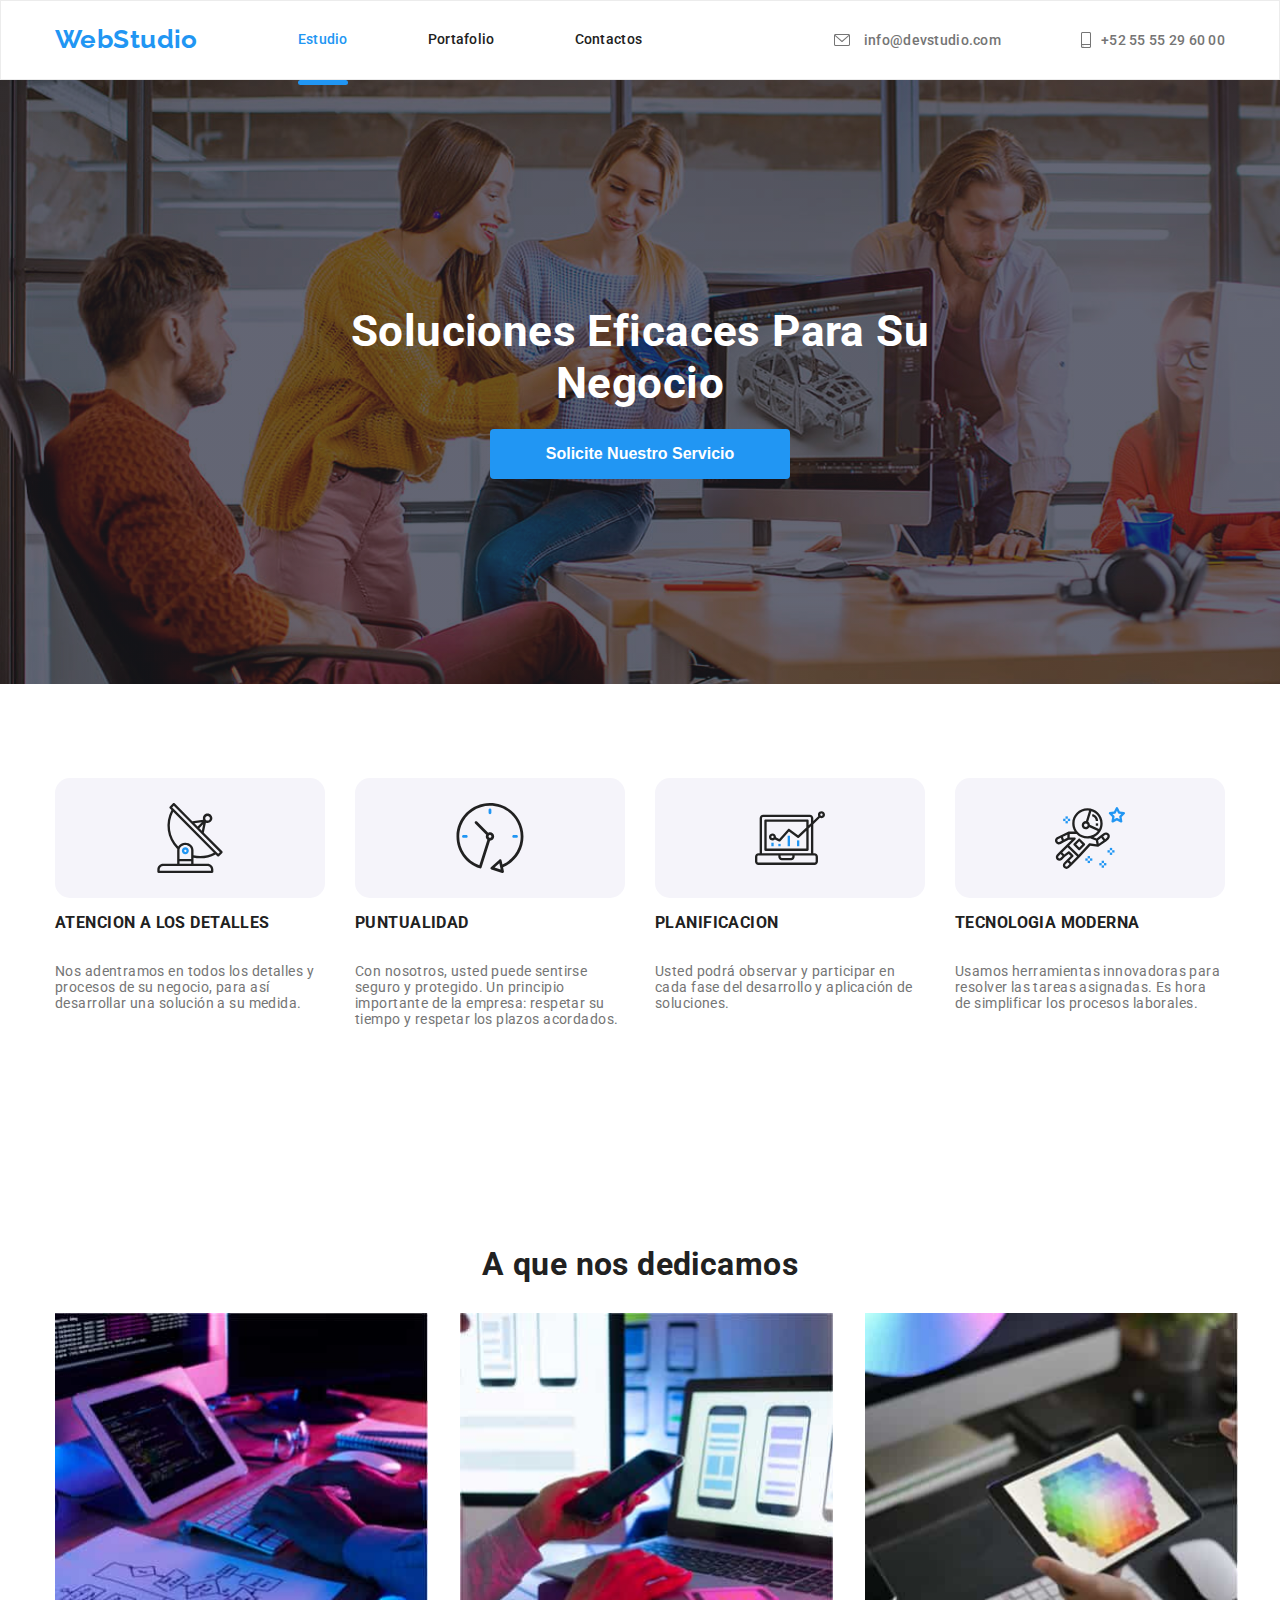
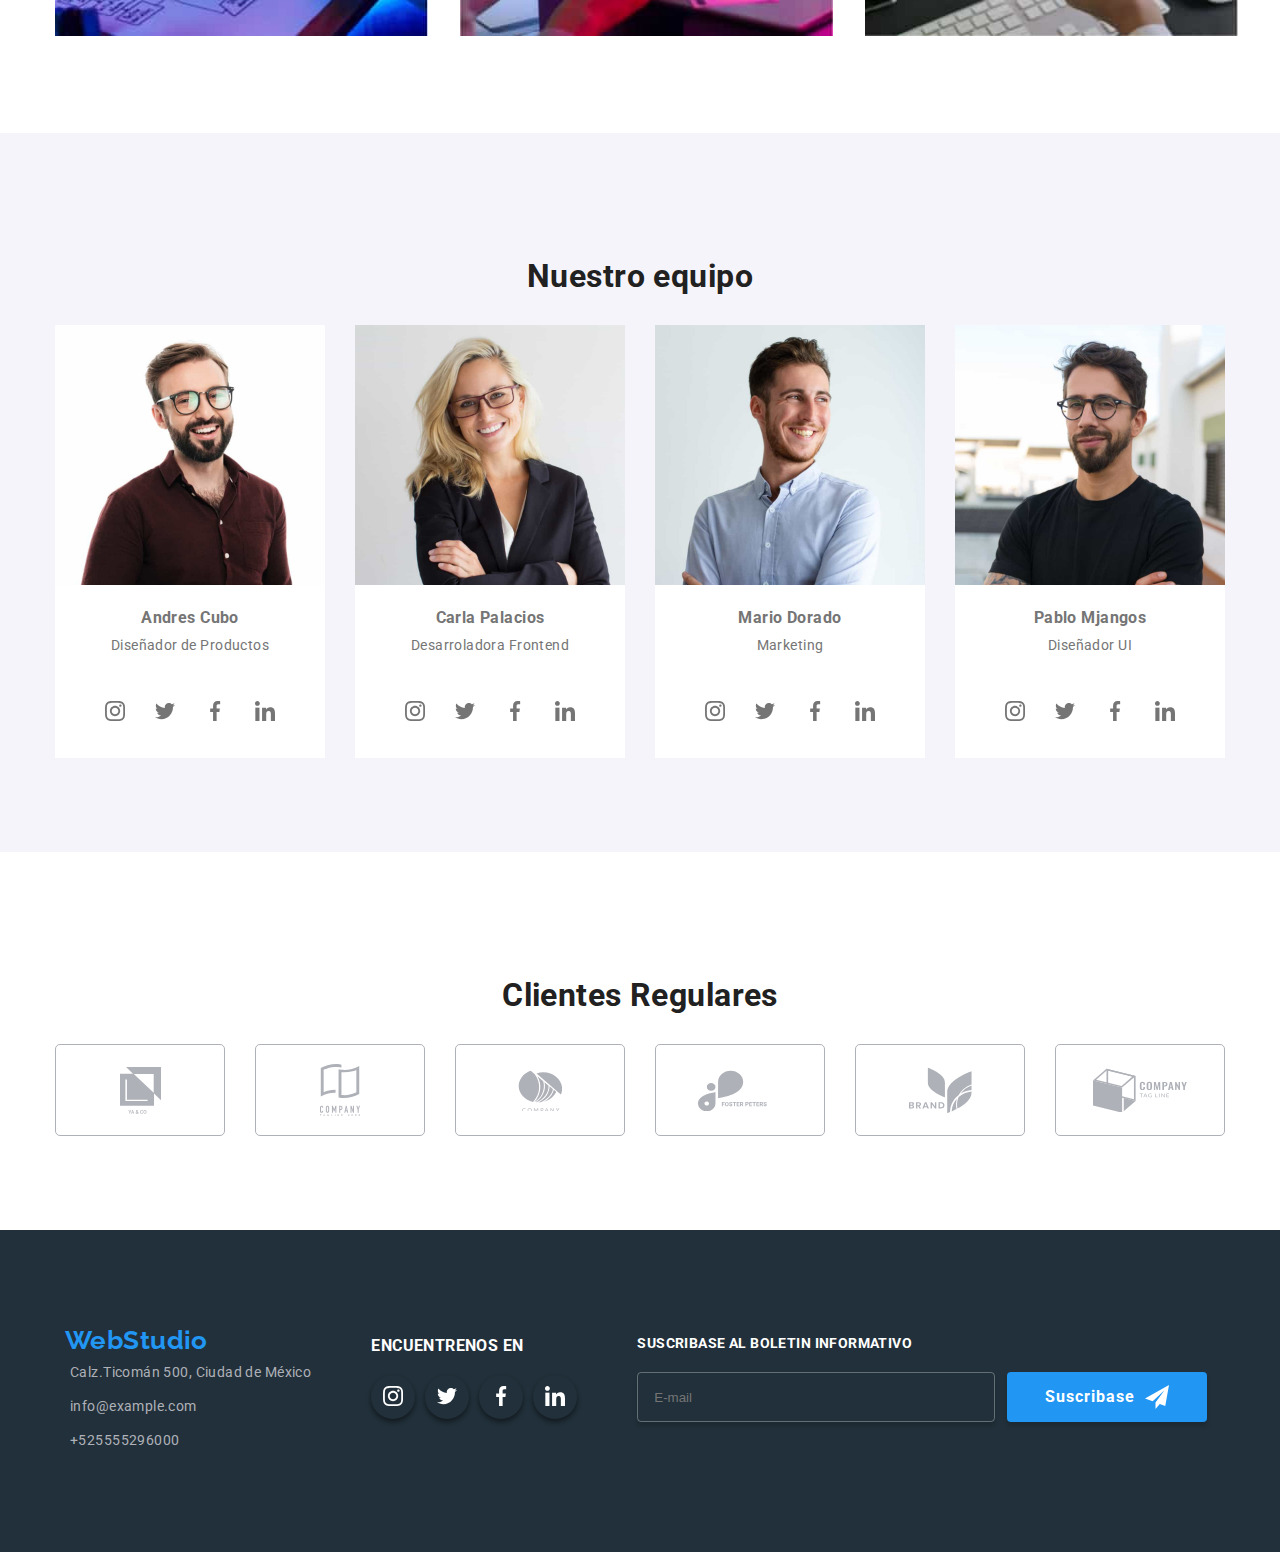
<file: index.html>
<!DOCTYPE html>
<html lang="en">

<head>
  <meta charset="UTF-8" />
  <meta http-equiv="X-UA-Compatible" content="IE=edge" />
  <meta name="viewport" content="width=device-width, initial-scale=1.0" />
  <link href="https://fonts.googleapis.com/css2?family=Raleway:wght@700&display=swap" rel="stylesheet" />
  <link href="https://fonts.googleapis.com/css2?family=Roboto:wght@400;500;700;900&display=swap" rel="stylesheet" />

  <link rel="stylesheet" href="css/styles.css" />
  <title>Web Studio</title>
</head>

<body>
  <!-- Header section -->
  <header class="page-header">
    <div class="container">
      <nav>
        <!-- Logo -->
        <a class="logo" href="index.html">WebStudio</a>
        <!-- Menu -->
        <ul class="nav-menu">
          <li>
            <a class="page current" href="index.html" rel="noopener noreferrer">Estudio</a>
          </li>
          <li>
            <a class="page" href="portfolio.html" rel="noopener noreferrer">Portafolio</a>
          </li>
          <li>
            <a class="page" href="index.html" rel="noopener noreferrer">Contactos</a>
          </li>
        </ul>
      </nav>
      <!-- Contacts -->
      <ul class="contact-menu">
        <li>
          <a class="link" href="#">
            <svg class="icon email">
              <use href="./images/icons.svg#email"></use>
            </svg>
            info@devstudio.com
          </a>
        </li>
        <li>
          <a class="link" href="#">
            <svg class="icon smartphone">
              <use href="./images/icons.svg#smartphone"></use>
            </svg>
            +52 55 55 29 60 00
          </a>
        </li>
      </ul>
    </div>
  </header>

  <main>
    <section class="hero bg-hero">
      <h1 class="hero-title">soluciones eficaces para su negocio</h1>
      <button class="button-primary" type="button" id="data-modal-open">
        solicite nuestro servicio
      </button>
    </section>
    <!-- Feature section  -->
    <section class="section feature">
      <div class="container">
        <h2 class="is-hidden">Nuestras Ventajas</h2>
        <ul class="feature-list">
          <li>
            <div>
              <svg class="icon-feature">
                <use href="./images/icons.svg#Antena"></use>
              </svg>
            </div>
            <h3 class="title">atencion a los detalles</h3>
            <p class="desciption">
              Nos adentramos en todos los detalles y procesos de su negocio,
              para así desarrollar una solución a su medida.
            </p>
          </li>

          <li>
            <div>
              <svg class="icon-feature">
                <use href="./images/icons.svg#Reloj"></use>
              </svg>
            </div>
            <h3 class="title">puntualidad</h3>
            <p class="desciption">
              Con nosotros, usted puede sentirse seguro y protegido. Un
              principio importante de la empresa: respetar su tiempo y
              respetar los plazos acordados.
            </p>
          </li>

          <li>
            <div>
              <svg class="icon-feature">
                <use href="./images/icons.svg#Diagrama"></use>
              </svg>
            </div>
            <h3 class="title">planificacion</h3>
            <p class="desciption">
              Usted podrá observar y participar en cada fase del desarrollo y
              aplicación de soluciones.
            </p>
          </li>

          <li>
            <div>
              <svg class="icon-feature">
                <use href="./images/icons.svg#Astronauta"></use>
              </svg>
            </div>
            <h3 class="title">tecnologia moderna</h3>
            <p class="desciption">
              Usamos herramientas innovadoras para resolver las tareas
              asignadas. Es hora de simplificar los procesos laborales.
            </p>
          </li>
        </ul>
      </div>
    </section>
    <!-- What we do section  -->
    <section class="section what-we-do-section">
      <div class="container">
        <h2>A que nos dedicamos</h2>
        <!-- images  -->
        <ul>
          <li>
            <img src="images/img_01.jpg" width="373" alt="typing on keyboard" />
          </li>

          <li>
            <img src="images/img_02.jpg" width="373" alt="checking phone" />
          </li>

          <li>
            <img src="images/img_03.jpg" width="373" alt="Looking at the design" />
          </li>
        </ul>
      </div>
    </section>

    <section class="section team-section">
      <!-- Nuestro Equipo  -->
      <div class="container">
        <h2>Nuestro equipo</h2>
        <!-- Cards  -->
        <ul class="team-cards">
          <li>
            <img src="images/team_01.jpg" width="270" alt="first Member" />
            <h3>Andres Cubo</h3>
            <p>Diseñador de Productos</p>
            <ul>
              <li>
                <a href="#">
                  <svg class="icon-redes">
                    <use href="./images/icons.svg#instagram"></use>
                  </svg>
                </a>
              </li>
              <li>
                <a href="#">
                  <svg class="icon-redes">
                    <use href="./images/icons.svg#twitter"></use>
                  </svg>
                </a>
              </li>
              <li>
                <a href="#">
                  <svg class="icon-redes">
                    <use href="./images/icons.svg#facebook"></use>
                  </svg>
                </a>
              </li>
              <li>
                <a href="#">
                  <svg class="icon-redes">
                    <use href="./images/icons.svg#linkedin"></use>
                  </svg>
                </a>
              </li>
            </ul>
          </li>

          <li>
            <img src="images/team_02.jpg" width="270" alt="second Member" />
            <h3>Carla Palacios</h3>
            <p>Desarroladora Frontend</p>
            <ul>
              <li>
                <a href="#">
                  <svg class="icon-redes">
                    <use href="./images/icons.svg#instagram"></use>
                  </svg>
                </a>
              </li>
              <li>
                <a href="#">
                  <svg class="icon-redes">
                    <use href="./images/icons.svg#twitter"></use>
                  </svg>
                </a>
              </li>
              <li>
                <a href="#">
                  <svg class="icon-redes">
                    <use href="./images/icons.svg#facebook"></use>
                  </svg>
                </a>
              </li>
              <li>
                <a href="#">
                  <svg class="icon-redes">
                    <use href="./images/icons.svg#linkedin"></use>
                  </svg>
                </a>
              </li>
            </ul>
          </li>

          <li>
            <img src="images/team_03.jpg" width="270" alt="third Member" />
            <h3>Mario Dorado</h3>
            <p>Marketing</p>
            <ul>
              <li>
                <a href="#">
                  <svg class="icon-redes">
                    <use href="./images/icons.svg#instagram"></use>
                  </svg>
                </a>
              </li>
              <li>
                <a href="#">
                  <svg class="icon-redes">
                    <use href="./images/icons.svg#twitter"></use>
                  </svg>
                </a>
              </li>
              <li>
                <a href="#">
                  <svg class="icon-redes">
                    <use href="./images/icons.svg#facebook"></use>
                  </svg>
                </a>
              </li>
              <li>
                <a href="#">
                  <svg class="icon-redes">
                    <use href="./images/icons.svg#linkedin"></use>
                  </svg>
                </a>
              </li>
            </ul>
          </li>

          <li>
            <img src="images/team_04.jpg" width="270" alt="fourth Member" />
            <h3>Pablo Mjangos</h3>
            <p>Diseñador UI</p>
            <ul>
              <li>
                <a href="#">
                  <svg class="icon-redes">
                    <use href="./images/icons.svg#instagram"></use>
                  </svg>
                </a>
              </li>
              <li>
                <a href="#">
                  <svg class="icon-redes">
                    <use href="./images/icons.svg#twitter"></use>
                  </svg>
                </a>
              </li>
              <li>
                <a href="#">
                  <svg class="icon-redes">
                    <use href="./images/icons.svg#facebook"></use>
                  </svg>
                </a>
              </li>
              <li>
                <a href="#">
                  <svg class="icon-redes">
                    <use href="./images/icons.svg#linkedin"></use>
                  </svg>
                </a>
              </li>
            </ul>
          </li>
        </ul>
      </div>
    </section>
    <!-- Clientes Reulares  -->
    <section class="section customers">
      <div class="container">
        <h2>Clientes Regulares</h2>

        <ul>
          <li>
            <svg class="icon-customer" width="41" height="47">
              <use href="./images/icons.svg#Cliente1"></use>
            </svg>
          </li>

          <li>
            <svg class="icon-customer" width="40" height="52">
              <use href="./images/icons.svg#Cliente2"></use>
            </svg>
          </li>

          <li>
            <svg class="icon-customer" width="44" height="41">
              <use href="./images/icons.svg#Cliente3"></use>
            </svg>
          </li>
          <li>
            <svg class="icon-customer" width="85" height="41">
              <use href="./images/icons.svg#Cliente4"></use>
            </svg>
          </li>

          <li>
            <svg class="icon-customer" width="63" height="46">
              <use href="./images/icons.svg#Cliente5"></use>
            </svg>
          </li>

          <li>
            <svg class="icon-customer" width="94" height="44">
              <use href="./images/icons.svg#Cliente6"></use>
            </svg>
          </li>
        </ul>
      </div>
    </section>
  </main>
  <footer class="footbar">
    <a class="logo" href="">WebStudio</a>
    <div class="container">
      <address class="footer-links">
        <ul>
          <li>
            <a class="contact" href="#" target="_blank">Calz.Ticomán 500, Ciudad de México
            </a>
          </li>

          <li>
            <a class="contact" href="mailto:info@example.com">info@example.com</a>
          </li>

          <li>
            <a class="contact" href="tel:+525555296000 ">+525555296000</a>
          </li>
        </ul>
      </address>
      <aside>
        <p>ENCUENTRENOS EN</p>
        <ul>
          <li>
            <a href="#">
              <svg class="icon" width="20" height="20">
                <use href="./images/icons.svg#instagram"></use>
              </svg>
            </a>
          </li>
          <li>
            <a href="#">
              <svg class="icon" width="20" height="20">
                <use href="./images/icons.svg#twitter"></use>
              </svg>
            </a>
          </li>
          <li>
            <a href="#">
              <svg class="icon" width="20" height="20">
                <use href="./images/icons.svg#facebook"></use>
              </svg>
            </a>
          </li>
          <li>
            <a href="#">
              <svg class="icon" width="20" height="20">
                <use href="./images/icons.svg#linkedin"></use>
              </svg>
            </a>
          </li>
        </ul>
      </aside>
      <div class="container-subscribe">
        <p class="title-footer">Suscribase al boletin informativo</p>

        <form class="form-subscribe">
          <label for="email"></label>
          <input type="email" name="user-mail" id="email" class="email" placeholder="E-mail" />

          <button type="submit" class="button">
            Suscribase
            <svg width="24px" height="24px" class="icon-footer">
              <use href="./images/icons.svg#icon-subscribe"></use>
            </svg>
          </button>
        </form>
      </div>
    </div>
  </footer>
  <div class="backdrop is-hidden" id="data-modal">
    <div class="modal">
      <button class="modal-close" id="data-modal-close">
        <svg class="close">
          <use href="./images/icons.svg#cerrar"></use>
        </svg>
      </button>

      <form class="modal-form" autocomplete="on">
        <p class="title-form">Deje sus datos, nos contactaremos con usted</p>

        <label class="label-input" for="name">Nombre
          <input class="input-form" type="text" name="name" id="name" required />
          <svg class="icon-form" width="18" height="18">
            <use href="images/icons.svg#icon-modal-name"></use>
          </svg>
        </label>

        <label class="label-input" for="telefono">Telefono
          <input class="input-form" type="telefono" name="telefono" id="telefono" required />
          <svg class="icon-form" width="18" height="18">
            <use href="images/icons.svg#icon-modal-tel"></use>
          </svg>
        </label>

        <label class="label-input" for="email">Email
          <input class="input-form" type="email" name="email" id="email" required />
          <svg class="icon-form" width="18" height="18">
            <use href="images/icons.svg#icon-modal-email"></use>
          </svg>
        </label>
        <label class="comment-field">Comentarios </label>
        <textarea class="comment" name="comment" id="comment" rows="7" placeholder="Introduzca el texto">
        </textarea>
        <label class="label-checkbox">
          <input type="checkbox" name="policy" value="agreement" class="checkbox" />
          <span class="icon-check"></span>
          <span class="form-text">
            Estoy de acuerdo con el boletin informativo y acepto los
            <a href="" class="link-checkbox">terminos y condiciones</a>
          </span>
        </label>
        <button type="submit" class="button-submit">Enviar</button>
      </form>
    </div>
  </div>
  <script src="js/modal.js"></script>
</body>

</html>
</file>
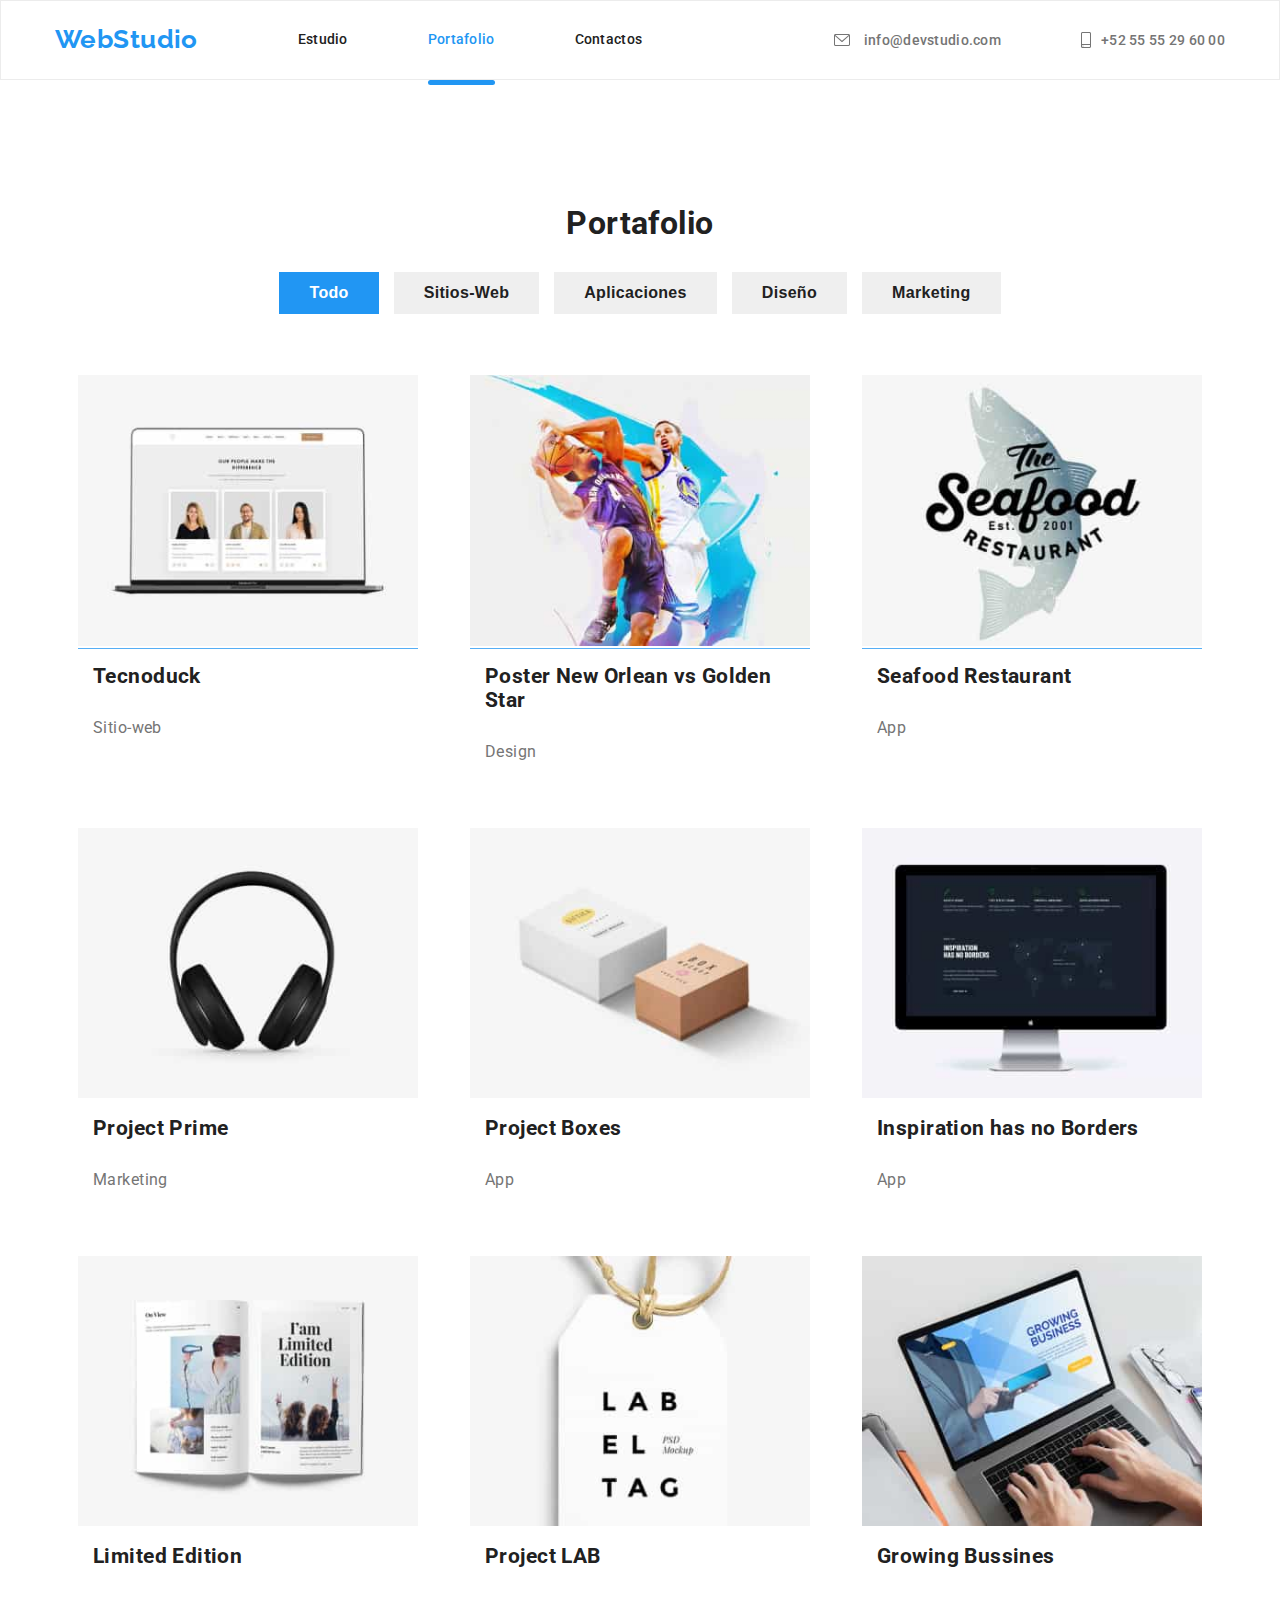
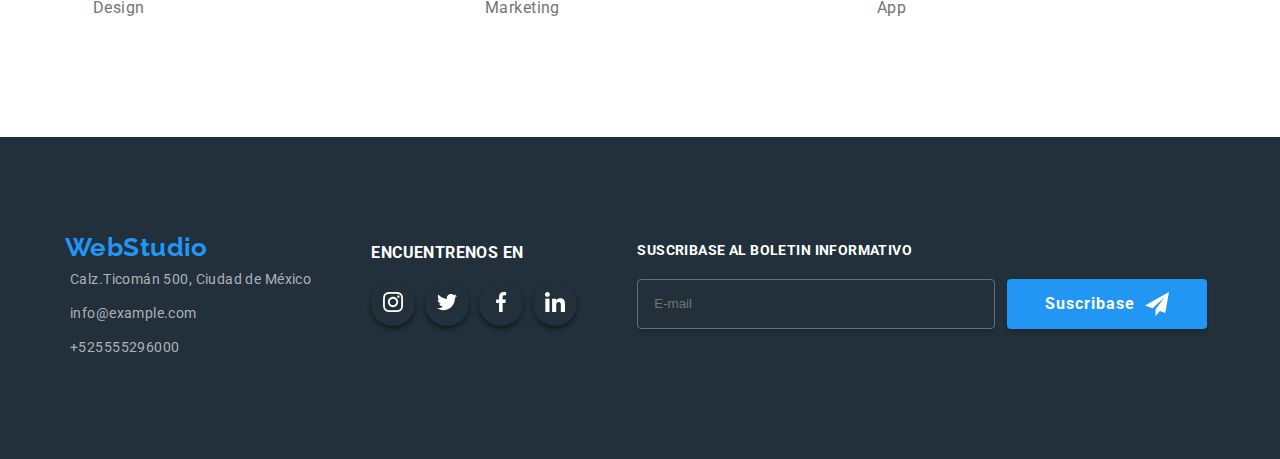
<file: portfolio.html>
<!DOCTYPE html>
<html lang="en">

<head>
  <meta charset="UTF-8" />
  <meta http-equiv="X-UA-Compatible" content="IE=edge" />
  <meta name="viewport" content="width=device-width, initial-scale=1.0" />
  <link href="https://fonts.googleapis.com/css2?family=Raleway:wght@700&display=swap" rel="stylesheet" />
  <link href="https://fonts.googleapis.com/css2?family=Roboto:wght@400;500;700;900&display=swap" rel="stylesheet" />
  <link rel="stylesheet" href="css/styles.css" />
  <title>Web Studio</title>
</head>

<body>
  <!-- Header section -->
  <header class="page-header">
    <div class="container">
      <nav>
        <!-- Logo -->
        <a class="logo" href="index.html">WebStudio</a>
        <!-- Menu -->
        <ul class="nav-menu">
          <li>
            <a class="page" href="index.html" rel="noopener noreferrer">Estudio</a>
          </li>
          <li>
            <a class="page current" href="portfolio.html" rel="noopener noreferrer">Portafolio</a>
          </li>
          <li>
            <a class="page" href="index.html" rel="noopener noreferrer">Contactos</a>
          </li>
        </ul>
      </nav>
      <!-- Contacts -->
      <ul class="contact-menu">
        <li>
          <a class="link" href="#">
            <svg class="icon email">
              <use href="./images/icons.svg#email"></use>
            </svg>
            info@devstudio.com
          </a>
        </li>
        <li>
          <a class="link" href="#">
            <svg class="icon smartphone">
              <use href="./images/icons.svg#smartphone"></use>
            </svg>
            +52 55 55 29 60 00
          </a>
        </li>
      </ul>
    </div>
  </header>

  <main>
    <section class="section portfolio">
      <h2>Portafolio</h2>
      <div class="container">
        <!-- Menu tabs  -->
        <ul class="menu list">
          <li><button class="button current" type="button">Todo</button></li>
          <li><button class="button" type="button">Sitios-web</button></li>
          <li><button class="button" type="button">Aplicaciones</button></li>
          <li><button class="button" type="button">Diseño</button></li>
          <li><button class="button" type="button">Marketing</button></li>
        </ul>

        <!-- card list  -->

        <ul class="list cards">

          <li class="item">
            <a href="#" class="link">
              <div class="overlay">
                <img src="images/Portafolio1.jpg" width="340" alt="TecnoCrack website" />
                <div class="overlay-effect">
                  <p class="overlay-description">
                    Lorem ipsum dolor sit, amet consectetur adipisicing elit. Repellat laudantium natus, vero fugiat sed
                    laborum dolorum sapiente provident hic asperiores reprehenderit quis qui numquam magnam autem,
                    mollitia suscipit porro architecto.
                  </p>
                </div>
              </div>
              <h2 class="portfolio-title">Tecnoduck</h2>
              <p class="portfolio-text">Sitio-web</p>
            </a>
          </li>

          <li class="item">
            <a href="#" class="link">
              <div class="overlay">
                <img src="images/Portafolio2.jpg" width="340" alt="Poster New Orlean vs Golden Star" />
                <div class="overlay-effect">
                  <p class="overlay-description">
                    Lorem ipsum dolor sit, amet consectetur adipisicing elit. Repellat laudantium natus, vero fugiat sed
                    laborum dolorum sapiente provident hic asperiores reprehenderit quis qui numquam magnam autem,
                    mollitia suscipit porro architecto.
                  </p>
                </div>
              </div>
              <h2 class="portfolio-title">
                Poster New Orlean vs Golden Star
              </h2>
              <p class="portfolio-text">Design</p>
            </a>
          </li>

          <li class="item">
            <a href="#" class="link">
              <div class="overlay">
                <img src="images/Portafolio3.jpg" width="340" alt="Seafood Restaurant App" />
                <div class="overlay-effect">
                  <p class="overlay-description">
                    Lorem ipsum dolor sit, amet consectetur adipisicing elit. Repellat laudantium natus, vero fugiat sed
                    laborum dolorum sapiente provident hic asperiores reprehenderit quis qui numquam magnam autem,
                    mollitia suscipit porro architecto.
                  </p>
                </div>
              </div>
              <h2 class="portfolio-title">Seafood Restaurant</h2>
              <p class="portfolio-text">App</p>
            </a>
          </li>

          <li class="item">
            <a href="#" class="link">
              <div class="overlay">
                <img src="images/Portafolio4.jpg" width="340" alt="Project Prime Marketing" />
                <div class="overlay-effect">
                  <p class="overlay-description">
                    Lorem ipsum dolor sit, amet consectetur adipisicing elit. Repellat laudantium natus, vero fugiat sed
                    laborum dolorum sapiente provident hic asperiores reprehenderit quis qui numquam magnam autem,
                    mollitia suscipit porro architecto.
                  </p>
                </div>
              </div>
              <h2 class="portfolio-title">Project Prime</h2>
              <p class="portfolio-text">Marketing</p>
            </a>
          </li>

          <li class="item">
            <a href="#" class="link">
              <div class="overlay">
                <img src="images/Portafolio5.jpg" width="340" alt="Project Boxes App" />
                <div class="overlay-effect">
                  <p class="overlay-description">
                    Lorem ipsum dolor sit, amet consectetur adipisicing elit. Repellat laudantium natus, vero fugiat sed
                    laborum dolorum sapiente provident hic asperiores reprehenderit quis qui numquam magnam autem,
                    mollitia suscipit porro architecto.
                  </p>
                </div>
              </div>
              <h2 class="portfolio-title">Project Boxes</h2>
              <p class="portfolio-text">App</p>
            </a>
          </li>

          <li class="item">
            <a href="#" class="link">
              <div class="overlay">
                <img src="images/Portafolio6.jpg" width="340" alt="Inspiration has no Borders" />
                <div class="overlay-effect">
                  <p class="overlay-description">
                    Lorem ipsum dolor sit, amet consectetur adipisicing elit. Repellat laudantium natus, vero fugiat sed
                    laborum dolorum sapiente provident hic asperiores reprehenderit quis qui numquam magnam autem,
                    mollitia suscipit porro architecto
                  </p>
                </div>
              </div>
              <h2 class="portfolio-title">Inspiration has no Borders</h2>
              <p class="portfolio-text">App</p>
            </a>
          </li>

          <li class="item">
            <a href="#" class="link">
              <div class="overlay">
                <img src="images/Portafolio7.jpg" width="340" alt="Limited Edition Design" />
                <div class="overlay-effect">
                  <p class="overlay-description">
                    Lorem ipsum dolor sit, amet consectetur adipisicing elit. Repellat laudantium natus, vero fugiat sed
                    laborum dolorum sapiente provident hic asperiores reprehenderit quis qui numquam magnam autem,
                    mollitia suscipit porro architecto
                  </p>
                </div>
              </div>
              <h2 class="portfolio-title">Limited Edition</h2>
              <p class="portfolio-text">Design</p>
            </a>
          </li>

          <li class="item">
            <a href="#" class="link">
              <div class="overlay">
                <img src="images/Portafolio8.jpg" width="340" alt="Project LAB MArketin" />
                <div class="overlay-effect">
                  <p class="overlay-description">
                    Lorem ipsum dolor sit, amet consectetur adipisicing elit. Repellat laudantium natus, vero fugiat sed
                    laborum dolorum sapiente provident hic asperiores reprehenderit quis qui numquam magnam autem,
                    mollitia suscipit porro architecto
                  </p>
                </div>
              </div>
              <h2 class="portfolio-title">Project LAB</h2>
              <p class="portfolio-text">Marketing</p>
            </a>
          </li>

          <li class="item">
            <a href="#" class="link">
              <div class="overlay">
                <img src="images/Portafolio19.jpg" width="340" alt="Growing Bussines App" />
                <div class="overlay-effect">
                  <p class="overlay-description">
                    Lorem ipsum dolor sit, amet consectetur adipisicing elit. Repellat laudantium natus, vero fugiat sed
                    laborum dolorum sapiente provident hic asperiores reprehenderit quis qui numquam magnam autem,
                    mollitia suscipit porro architecto
                  </p>
                </div>
              </div>
              <h2 class="portfolio-title">Growing Bussines</h2>
              <p class="portfolio-text">App</p>
            </a>
          </li>
        </ul>
      </div>
    </section>
  </main>

  <footer class="footbar">
    <a class="logo" href="">WebStudio</a>
    <div class="container">
      <address class="footer-links">
        <ul>
          <li>
            <a class="contact" href="#" target="_blank">Calz.Ticomán 500, Ciudad de México
            </a>
          </li>

          <li>
            <a class="contact" href="mailto:info@example.com">info@example.com</a>
          </li>

          <li>
            <a class="contact" href="tel:+525555296000 ">+525555296000</a>
          </li>
        </ul>
      </address>
      <aside>
        <p>ENCUENTRENOS EN</p>
        <ul>
          <li>
            <a href="#">
              <svg class="icon" width="20" height="20">
                <use href="./images/icons.svg#instagram"></use>
              </svg>
            </a>
          </li>
          <li>
            <a href="#">
              <svg class="icon" width="20" height="20">
                <use href="./images/icons.svg#twitter"></use>
              </svg>
            </a>
          </li>
          <li>
            <a href="#">
              <svg class="icon" width="20" height="20">
                <use href="./images/icons.svg#facebook"></use>
              </svg>
            </a>
          </li>
          <li>
            <a href="#">
              <svg class="icon" width="20" height="20">
                <use href="./images/icons.svg#linkedin"></use>
              </svg>
            </a>
          </li>
        </ul>
      </aside>
      <div class="container-subscribe">
        <p class="title-footer">Suscribase al boletin informativo</p>

        <form class="form-subscribe">
          <label for="email"></label>
          <input type="email" name="user-mail" id="email" class="email" placeholder="E-mail" />

          <button type="submit" class="button">
            Suscribase
            <svg width="24px" height="24px" class="icon-footer">
              <use href="./images/icons.svg#icon-subscribe"></use>
            </svg>
          </button>
        </form>
      </div>
    </div>
    </div>
  </footer>
</body>

</html>
</file>
<file: css/styles.css>
* {
  margin: 0;
  padding: 0;
  box-sizing: border-box;
}

:root {
  --primary-black-color: #212121;
  --primary-text-color: #757575;
  --primary-white-color: #ffffff;

  --accent-color: #2196f3;
  --accent-color-hover: #188ce8;
  --background-black: #21303a;
  --background-black-dark: #2f303a;
  --background-gray: #f5f4fa;
  --button-filter: #f5f4fa;
  --button-primary-hover: #188ce8;
  --logo-black: #000000;
  --text-white-opacity: #ffffff99;

  --folio-border: #eeeeee;
  --gray-1: #f5f4fa;
  --gray-2: #afb1b8;
  --black-1: #000000;
  --transition-time: 250ms;
  --timing-function: cubic-bezier(0.4, 0, 0.2, 1);
  --container-padding: calc((100% - 1200px) / 2);
}

body {
  font-family: 'Roboto', 'Arial', sans-serif;
  background-color: var(--primary-white-color);
  color: var(--primary-text-color);
  font-size: 14px;
  letter-spacing: 0.03em;
}
a {
  text-decoration: none;
}
textarea {
  resize: none;
}
.is-hidden {
  display: none;
}
.container {
  padding-left: 15px;
  padding-right: 15px;
  margin-left: 15px;
  margin-right: 15px;
  width: 1200px;
}
.section {
  padding: 94px 0;
}
.section > h2 {
  color: var(--primary-black-color);
  font-size: 32px;
  font-weight: 700;
  padding: 30px 0;
  text-align: center;
}
.logo {
  color: var(--accent-color);
  font-family: 'Raleway', sans-serif;
  font-size: 26px;
  font-weight: 700;
  line-height: 2rem;
  text-decoration: none;
}
/* ----------- Header section ----------- */
.page-header {
  display: flex;
  justify-content: center;
  align-items: center;
  flex-direction: column;
  border: 1px solid #ececec;
}
header {
  height: 80px;
}
header .container {
  display: flex;
  justify-content: space-between;
  align-items: center;

  height: 100%;
}
header .container nav {
  display: flex;
  align-items: center;
  gap: 100px;
}
header .container nav .logo {
  color: var(--accent-color);
  font-family: 'Raleway', sans-serif;
  font-size: 26px;
  font-weight: 700;
  line-height: 1.2;
  text-decoration: none;
}
header .container nav .nav-menu {
  display: flex;
  list-style: none;
  gap: 80px;
}
header .container nav .nav-menu .page {
  color: var(--primary-black-color);
  font-weight: 500;
  font-size: 14px;
  line-height: 1.4;

  letter-spacing: 0.02em;
  text-decoration: none;
  text-transform: capitalize;
  position: relative;
}
header .container nav .nav-menu .page.current::after {
  position: absolute;
  display: block;
  content: '';
  width: 100%;
  height: 5px;
  background-color: var(--accent-color);
  border-radius: 4px;
  margin-top: 30px;
}

header .container .contact-menu {
  display: flex;
  list-style: none;
  gap: 80px;
}
header .container .contact-menu li .link {
  display: flex;
  align-items: center;
  gap: 10px;

  color: var(--primary-text-color);
  font-weight: 500;
  font-size: 14px;

  line-height: 20px;
  letter-spacing: 0.02em;
  text-decoration: none;
  height: 20px;
}
header .container .contact-menu li .link .icon.email {
  fill: var(--primary-text-color);
  width: 20px;
  height: 12px;
}
header .container .contact-menu li .link .icon.smartphone {
  fill: var(--primary-text-color);
  width: 10px;
  height: 17px;
}

header .container nav .nav-menu .page:hover,
header .container nav .nav-menu .page:focus,
header .container nav .nav-menu .page.current,
header .container .contact-menu li .link:hover,
header .container .contact-menu li .link:focus,
header .container .contact-menu li .link:hover .icon {
  color: var(--accent-color);
  fill: #03a9f4;
}
/* ----------- Hero section ----------- */
.hero {
  background: linear-gradient(
      0deg,
      rgba(47, 48, 58, 0.4),
      rgba(47, 48, 58, 0.4)
    ),
    url(../images/Img_Hero.svg);
  padding: 205px var(--container-padding);
  background-repeat: no-repeat;
  background-size: cover;
  text-align: center;
}
.hero .hero-title {
  width: 696px;
  margin: 20px auto;
  color: var(--primary-white-color);
  font-size: 44px;
  text-transform: capitalize;
}
.button-primary {
  background-color: var(--accent-color);
  color: var(--primary-white-color);
  font-size: 16px;
  width: 300px;
  height: 50px;

  border: none;
  border-radius: 4px;
  outline: none;
  font-weight: 700;
  text-transform: capitalize;
  padding: 10px 20px;
}
.button-primary:hover {
  cursor: pointer;
  background-color: var(--button-primary-hover);
}
/* ----------- feature section ----------- */
.feature {
  display: flex;
  justify-content: center;
  align-items: center;
  flex-direction: column;
}
.feature .container .feature-list {
  flex-wrap: wrap;
  align-items: flex-start;
  justify-content: space-between;
  display: flex;
}
.feature .container .feature-list li div {
  display: flex;
  align-items: center;
  justify-content: center;

  background-color: var(--gray-1);
  border-radius: 15px;
  height: 120px;
  margin-bottom: 15px;
  width: 270px;
}
.feature .container .feature-list li div .icon-feature {
  width: 70px;
  height: 70px;
}
.feature .container .feature-list li {
  list-style: none;
  width: 270px;
}
.feature .container .feature-list li .title {
  height: 50px;
  text-transform: uppercase;
  color: var(--primary-black-color);
}

/* ----------- What we do----------- */
.what-we-do-section {
  display: flex;
  justify-content: center;
  align-items: center;
  flex-direction: column;
}
.what-we-do-section .container h2 {
  color: var(--primary-black-color);
  font-size: 32px;
  font-weight: 700px;
  padding: 30px 0;
  text-align: center;
}
.what-we-do-section .container ul {
  display: flex;
  align-items: center;
  justify-content: space-between;
  flex-wrap: wrap;
}
.what-we-do-section .container ul li {
  list-style: none;
  width: 360px;
}
/*----------- Team section -----------*/
.team-section {
  display: flex;
  justify-content: center;
  align-items: center;
  flex-direction: column;
}
.team-section {
  background-color: var(--gray-1);
}
.team-section .container h2 {
  color: var(--primary-black-color);
  font-size: 32px;
  font-weight: 700px;
  padding: 30px 0;
  text-align: center;
}
.team-section .container .team-cards {
  display: flex;
  justify-content: space-between;
  flex-wrap: wrap;
  align-items: flex-end;
}
.team-section .container .team-cards li {
  background-color: var(--primary-white-color);
  text-align: center;
  list-style: none;
}

.team-section .container .team-cards li h3 {
  margin: 20px 0 10px 0;
}
.team-section .container .team-cards li p {
  margin-bottom: 30px;
}
.team-section .container .team-cards li ul {
  display: flex;
  align-items: center;
  justify-content: center;
  gap: 15px;

  padding: 10px 20px;
  margin-bottom: 20px;
}
.team-section .container .team-cards li ul li {
  display: block;
  width: 35px;
  height: 35px;
  border-radius: 25px;
}
.team-section .container .team-cards li ul li a {
  display: flex;
  align-items: center;
  justify-content: center;

  border-radius: 25px;
  height: 35px;
  width: 35px;
}
.team-section .container .team-cards li ul li a .icon-redes {
  width: 20px;
  height: 20px;
  fill: var(--primary-text-color);
}
.team-section .container .team-cards li ul li:hover a {
  background-color: var(--accent-color);
}
.team-section .container .team-cards li ul li:hover a .icon-redes {
  fill: var(--primary-white-color);
}

/*----------- Regular Costumers -----------*/
.customers {
  display: flex;
  align-items: center;
  justify-content: center;
}
.customers .container h2 {
  color: var(--primary-black-color);
  font-size: 32px;
  font-weight: 700px;
  padding: 30px 0;
  text-align: center;
}
.customers .container ul {
  display: flex;
  align-items: center;
  justify-content: space-between;
  list-style: none;
}
.customers .container ul li {
  display: flex;
  align-items: center;
  justify-content: center;
  flex-wrap: wrap;
  border: solid 1px var(--gray-2);
  border-radius: 5px;
  cursor: pointer;
  height: 92px;
  width: 170px;
}
.customers .container ul li:hover {
  border: solid 1px var(--accent-color);
}
.customers .container ul li .icon-customer {
  fill: var(--gray-2);
}
.customers .container ul li:hover .icon-customer {
  fill: var(--accent-color);
}

.footbar {
  padding: 94px var(--container-padding);
  background-color: var(--background-black);
  display: flex;
  flex-direction: column;
}
footer .logo {
  padding-left: 25px;
  color: var(--accent-color);
}
footer .container {
  display: flex;
  align-items: flex-start;
  gap: 60px;
}
footer .container .footer-links ul {
  list-style: none;
}
footer .container .footer-links .contact {
  display: block;
  color: var(--gray-2);
  font-style: normal;
  font-weight: 400;
  font-size: 14px;
  line-height: 1.71;
  text-decoration: none;
  padding: 5px 0;
}
footer .container .footer-links .contact:hover {
  color: var(--primary-white-color);
}
footer .container aside p {
  font-size: 16px;
  font-weight: 700;
  color: var(--primary-white-color);
  margin-top: -20px;
  margin-bottom: 20px;
}
footer .container aside ul {
  display: flex;
  align-items: center;
  list-style: none;
  gap: 10px;
}

footer .container aside ul li {
  display: flex;
  align-items: center;
  justify-content: center;

  background-color: var(--primary-white-10Perc);
  border-radius: 25px;

  box-shadow: hsla(0, 0%, 0%, 0.479) 0 3px 5px;
  cursor: pointer;
  height: 44px;
  width: 44px;
}

footer .container aside ul li .icon {
  fill: var(--primary-white-color);
}
footer .container aside ul li:hover {
  background-color: var(--accent-color-hover);
}
footer .container aside ul li:hover a .icon {
  fill: var(--primary-white-color);
}

/* Portafolio Section */
.portfolio {
  display: flex;
  justify-content: center;
  align-items: center;
  flex-direction: column;
}

.portfolio .menu {
  display: flex;
  align-items: center;
  justify-content: center;
  gap: 15px;
  margin-bottom: 50px;
  list-style: none;
}
.portfolio .menu li button {
  border: none;
  outline: none;
  color: var(--primary-black-color);

  font-weight: 700;
  font-size: 16px;
  line-height: 1.4;
  letter-spacing: 0.02em;
  padding: 10px 30px;

  text-decoration: none;
  text-transform: capitalize;
  cursor: pointer;
}

.portfolio .list li button:hover,
.portfolio .list li button.current {
  color: var(--primary-white-color);
  background-color: var(--accent-color);
}

.portfolio .cards {
  display: flex;
  justify-content: center;
  flex-wrap: wrap;
  gap: 30px;
  padding: 0;
  list-style: none;
}
.portfolio .item {
  flex-basis: calc((100% - 60px) / 9);
  padding: 10px;
  background-color: #fff;
  border-radius: 4px;
  border: 1px solid transparent;
}
.portfolio .item:hover {
  box-shadow: 0px 2px 1px -1px rgba(0, 0, 0, 0.2),
    0px 1px 1px 0px rgba(0, 0, 0, 0.14), 0px 1px 3px 0px rgba(0, 0, 0, 0.12);
  border: 1px solid #eeeeee;
  cursor: pointer;
}
.portfolio .cards li a h2 {
  color: var(--primary-black-color);
  padding: 15px;
}
.portfolio .cards li a .portfolio-text {
  color: var(--primary-text-color);
  font-size: 16px;
  padding: 15px;
}

.portfolio ul li .overlay {
  position: relative;
  overflow: hidden;
}
.portfolio ul li .overlay:hover .overlay-effect {
  transform: translateX(0);
}
.portfolio ul li div .overlay-effect {
  position: absolute;
  top: 0;
  left: 0;
  width: 100%;
  height: 100%;
  padding: 63px 30px;
  background: rgba(33, 150, 243, 0.9);

  transform: translatey(100%);
  transition: transform 250ms ease;
}
.portfolio ul li div .overlay-description {
  font-size: 18px;
  line-height: 20px;
  letter-spacing: 0.03em;
  color: var(--primary-white-color);
}

/* Ventana modal */
.backdrop {
  position: fixed;
  top: 0;
  left: 0;

  width: 100%;
  height: 100%;

  display: flex;
  justify-content: center;
  align-items: center;
  opacity: 1;
}

.backdrop.is-hidden {
  opacity: 0;
  visibility: visible;
  pointer-events: none;
}
.backdrop.is-hidden .modal {
  transform: translateY(-100vh);
  transition: transform 700ms ease-out;
}
.modal {
  position: absolute;
  top: 13%;
  left: 30%;

  min-width: 528px;
  min-height: 580px;

  background: white;
}

.close {
  width: 18px;
  height: 18px;
  fill: #000000;
}

.modal-close {
  position: absolute;
  top: 8px;
  right: 8px;
  width: 35px;
  height: 35px;
  border-radius: 25px;
  background: #ffffff;
  border: 1px solid rgba(0, 0, 0, 0.1);
}
.close:hover,
.close:focus {
  cursor: pointer;
  fill: var(--accent-color);
  transform: rotate(360deg);
  transition: transform 500ms ease;
}
/*Formulario Modal*/
.modal-form {
  padding: 30px;
}
.title-form {
  font-weight: 700;
  font-size: 21px;
  line-height: 1.15;
  text-align: center;
  color: var(--primary-black-color);
  margin: 0;
}
.modal-form .form .form-label {
  margin-bottom: 4px;
  font-weight: 400;
  font-size: 12px;
  line-height: 1.16;

  letter-spacing: 0.01em;
}
.modal-form .label-input {
  display: block;
  position: relative;
  width: 448px;
  margin: 4px 2px;
}
.modal-form .input-form {
  height: 40px;
  margin: 0px;
  padding: 12px 40px;

  width: 100%;

  border: 1px solid rgba(33, 33, 33, 0.2);
  border-radius: 4px;

  font-size: 16px;
  line-height: 1.16;
  letter-spacing: 0.01em;
}
.modal-form .label-input .icon-form {
  position: absolute;
  top: 35px;
  left: 12px;
  transform: translateY(-50%);
}

.input-form:hover {
  border: 1px solid rgba(33, 33, 33, 0.7);
}
.input-form:focus {
  outline: transparent;
  border: 1px solid var(--accent-color);
}
.label-input:focus-within .icon-form {
  fill: var(--accent-color);
}
.comment-field {
  display: block;
  margin-bottom: 10px;
}

.comment {
  padding: 12px 16px;
  width: 448px;

  font-size: 12px;
  line-height: 1.16;
  letter-spacing: 0.01em;

  border: 1px solid rgba(33, 33, 33, 0.2);
  border-radius: 4px;
}

.comment-field textarea::placeholder {
  font-weight: 400;
  font-size: 12px;
  line-height: 1.16;
  color: var(--gray-2);
}

.checkbox {
  position: absolute;
  width: 1px;
  height: 1px;
  margin: -1px;
  border: 0;
  padding: 0;
  clip: rect(0 0 0 0);
  overflow: hidden;
}
.label-checkbox {
  display: flex;
  align-items: center;
  justify-content: center;
  margin-bottom: 20px;

  font-weight: 400;
  font-size: 14px;
  line-height: 1.71;

  letter-spacing: 0.03em;
}

.icon-check {
  margin-right: 7px;
  width: 16px;
  height: 15px;

  border: 2px solid var(--primary-black-color);

  border-radius: 2px;
}
.label-checkbox:hover .icon-check {
  background-color: rgba(126, 122, 122, 0.1);
}

.label-checkbox:active .icon-check {
  border: 2px solid rgba(107, 99, 99, 0.7);
}
.checkbox:checked + .icon-check {
  border-radius: 2px;
  border-color: var(--accent-color);
  background-color: var(--accent-color);
  background-image: url(../images/icon-check.svg);
  background-origin: border-box;
}
.checkbox:checked:hover + .icon-check {
  border-color: transparent;
  background-image: url(../images/icon-check.svg),
    linear-gradient(to right, rgba(47, 48, 58, 0.2), rgba(47, 48, 58, 0.2));
}
.checkbox:checked:active + .icon-check {
  border-color: transparent;
  background-image: url(../images/icon-check.svg),
    linear-gradient(
      to right,
      rgba(233, 234, 236, 0.2),
      rgba(233, 234, 236, 0.2)
    );
}
.form-text {
  display: flex;
  flex-direction: column;
  margin: 20px 10px 10px 10px;
}
.form-text:hover,
.form-text:hover .link-checkbox,
.link-checkbox:hover {
  color: rgba(33, 33, 33, 0.9);
}
.link-checkbox {
  text-decoration: underline;
  color: var(--accent-color);
}

.button-submit {
  display: flex;
  margin-left: auto;
  margin-right: auto;
  align-items: center;
  justify-content: center;

  width: 200px;
  height: 50px;
  padding: 10px 55px;
  color: var(--primary-white-color);
  background-color: var(--accent-color);

  box-shadow: 0px 4px 4px rgba(0, 0, 0, 0.15);
  border: 1px solid transparent;
  border-radius: 4px;

  font-family: Roboto;
  font-style: normal;
  font-weight: 700;
  font-size: 16px;
  line-height: 1.87;

  letter-spacing: 0.06em;
  outline: transparent;
}
.modal-form .button-submit:hover {
  background-color: #1e8ce6;
}

.modal-form .button-submit:active {
  background-color: #1e8ce6dc;
}
.title-footer {
  display: block;

  margin-top: -20px;
  margin-bottom: 20px;
  color: var(--primary-white-color);
  text-transform: uppercase;

  font-weight: 700;
  font-size: 14px;
  line-height: 1.14;
  letter-spacing: 0.03em;
}
.container-subscribe {
  width: 570px;
  height: 80px;
  padding-left: 0px;
  padding-right: 0px;
}

.form-subscribe {
  display: flex;
  align-items: center;
}

.form-subscribe .email {
  width: 358px;
  height: 50px;
  padding: 15px 16px;

  margin-right: 12px;

  border: 1px solid rgba(255, 255, 255, 0.3);
  box-shadow: 0px 4px 4px rgba(0, 0, 0, 0.15);
  border-radius: 4px;

  color: white;
  background-color: var(--footer-color);
}

.form-subscribe .email:hover {
  border: 1px solid white;
}

.form-subscribe .email:focus {
  outline: transparent;
  border: 1px solid var(--accent-color);
}

.form-subscribe .button {
  display: flex;
  align-items: center;
  justify-content: center;

  width: 200px;
  height: 50px;
  padding: 10px 28px;
  color: var(--primary-white-color);
  background-color: var(--accent-color);

  box-shadow: 0px 4px 4px rgba(0, 0, 0, 0.15);
  border: 1px solid transparent;
  border-radius: 4px;

  font-family: Roboto;
  font-style: normal;
  font-weight: 700;
  font-size: 16px;
  line-height: 1.87;

  letter-spacing: 0.06em;

  transition: background-color var(--transition-time) var(--transition-function);
}

.form-subscribe .button:hover {
  background-color: #188ce8;
}

.icon-footer {
  margin-left: 10px;
}
</file>
